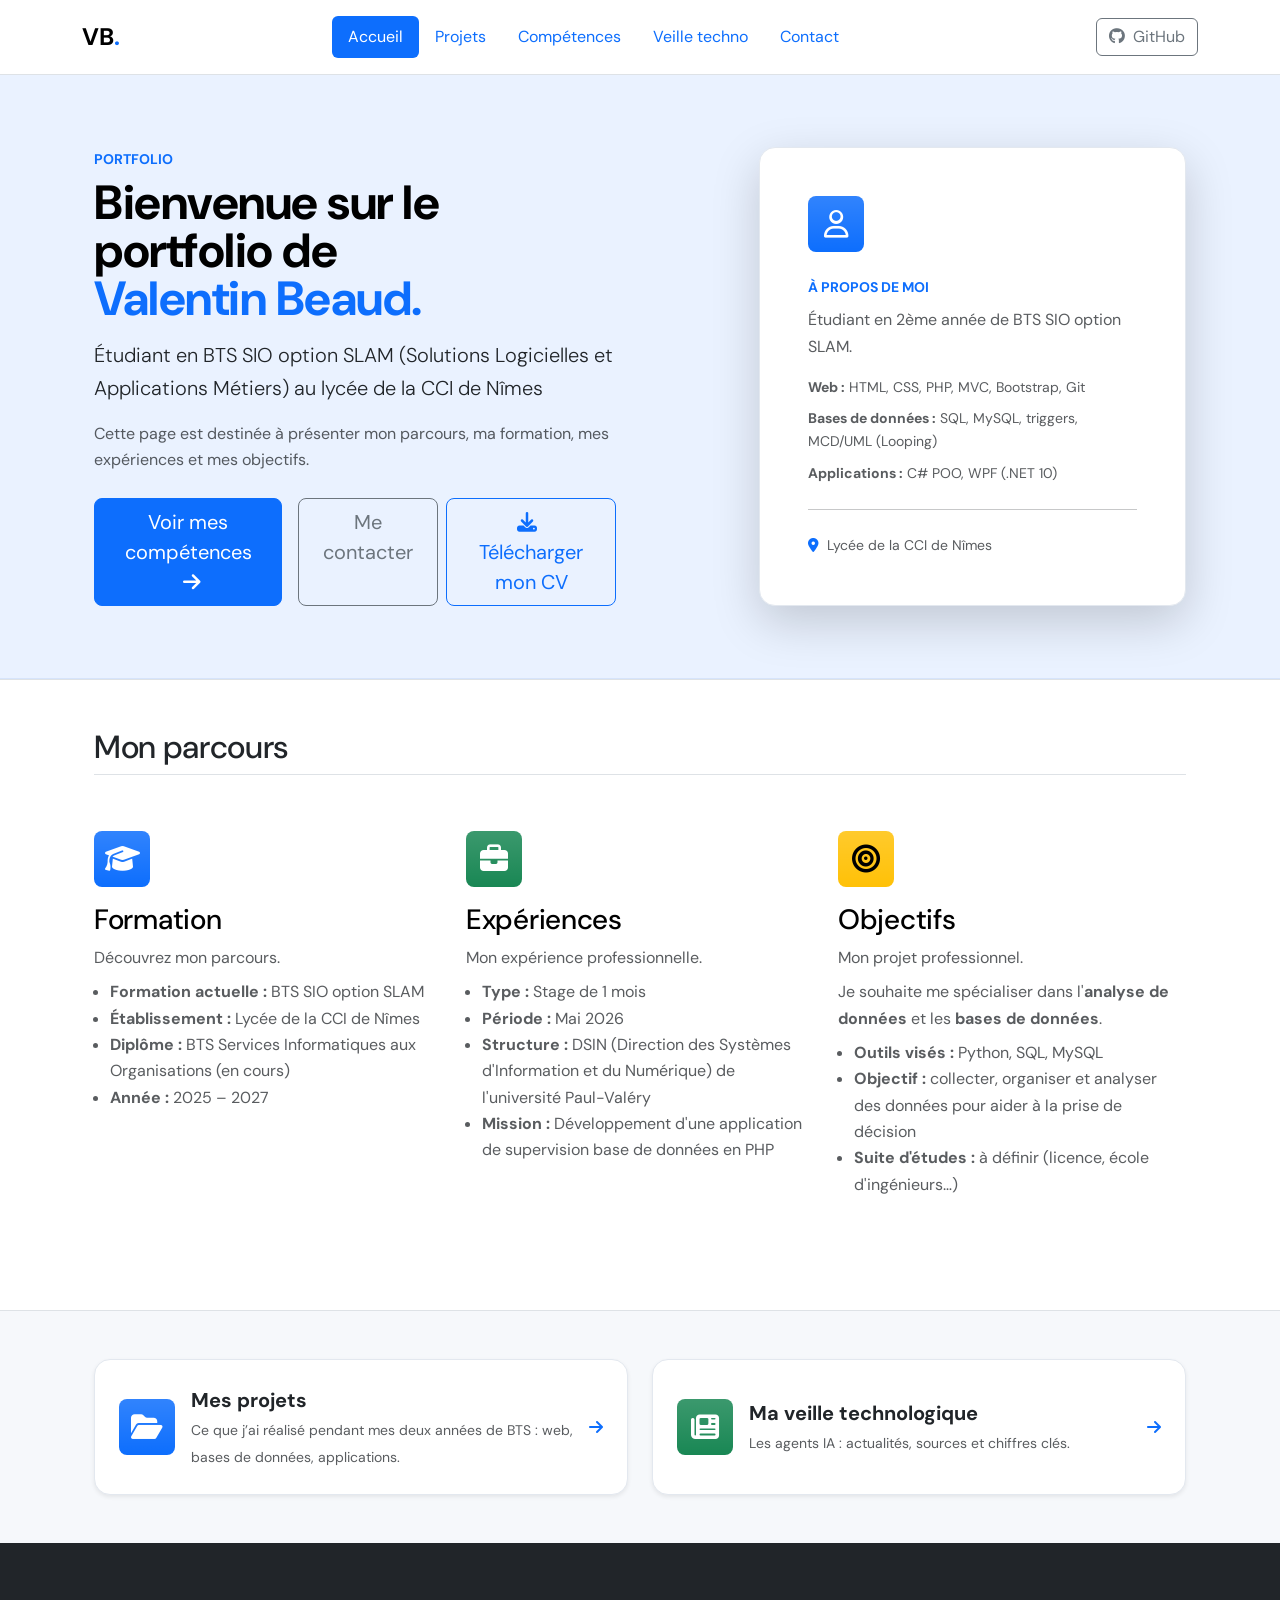
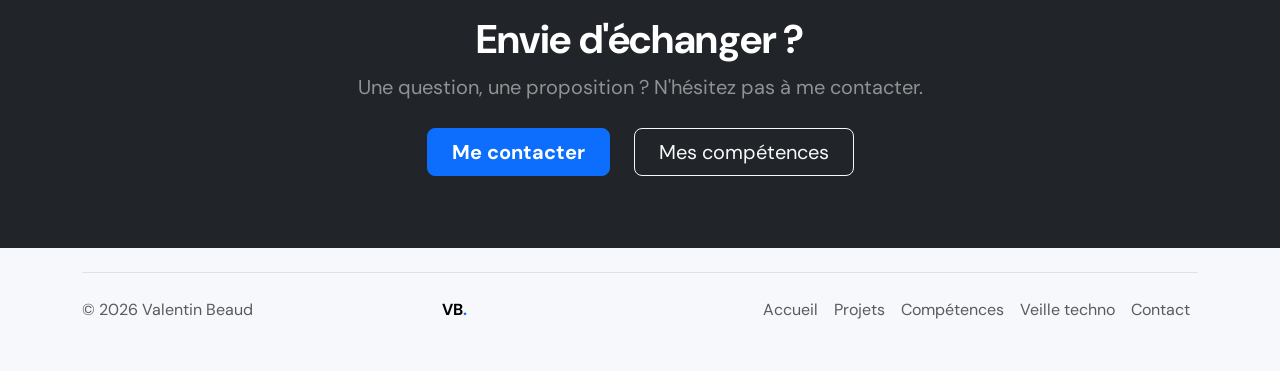
<file: index.html>
<!doctype html>
<html lang="fr" data-bs-theme="light">

<head>
  <meta charset="utf-8">
  <meta name="viewport" content="width=device-width, initial-scale=1">
  <title>Accueil | Valentin Beaud</title>
  <link href="https://cdn.jsdelivr.net/npm/bootstrap@5.3.3/dist/css/bootstrap.min.css" rel="stylesheet">
  <link href="https://cdnjs.cloudflare.com/ajax/libs/font-awesome/6.7.2/css/all.min.css" rel="stylesheet">
  <link href="css/style.css" rel="stylesheet">
</head>

<body class="d-flex flex-column min-vh-100 bg-body-tertiary">

  <!-- En-tête (modèle « Headers » de Bootstrap) -->
  <header class="bg-body border-bottom sticky-top">
    <div class="container d-flex flex-wrap align-items-center justify-content-center justify-content-lg-between py-3">
      <a href="index.html" class="d-flex align-items-center col-lg-2 mb-2 mb-lg-0 link-body-emphasis text-decoration-none fs-4 fw-bold">VB<span class="text-primary">.</span></a>
      <ul class="nav nav-pills col-12 col-lg-auto mb-2 justify-content-center mb-lg-0"><li class="nav-item"><a href="index.html" class="nav-link active" aria-current="page">Accueil</a></li><li class="nav-item"><a href="projets.html" class="nav-link">Projets</a></li><li class="nav-item"><a href="competences.html" class="nav-link">Compétences</a></li><li class="nav-item"><a href="veille.html" class="nav-link">Veille techno</a></li><li class="nav-item"><a href="contact.html" class="nav-link">Contact</a></li></ul>
      <div class="col-lg-3 d-flex justify-content-center justify-content-lg-end gap-2">
        <a class="btn btn-outline-secondary" href="https://github.com/vbeaud30" target="_blank" rel="noopener noreferrer"><i class="fa-brands fa-github me-2"></i>GitHub</a>
      </div>
    </div>
  </header>

  <main class="flex-grow-1">

    <!-- Hero (modèle « Heroes », version alignée à gauche) -->
    <section class="hero-band">
      <div class="container px-4 py-5">
      <div class="row align-items-center g-5 py-lg-4">
        <div class="col-lg-6">
          <p class="text-primary fw-bold small mb-2">PORTFOLIO</p>
          <h1 class="display-5 fw-bold text-body-emphasis lh-1 mb-3">Bienvenue sur le portfolio de <br><span class="text-primary">Valentin Beaud.</span></h1>
          <p class="lead">Étudiant en BTS SIO option SLAM (Solutions Logicielles et Applications Métiers) au lycée de la CCI de Nîmes</p>
          <p class="text-body-secondary">Cette page est destinée à présenter mon parcours, ma formation, mes expériences et mes objectifs.</p>
          <div class="d-grid gap-2 d-md-flex justify-content-md-start mt-4">
            <a class="btn btn-primary btn-lg px-4 me-md-2" href="competences.html">Voir mes compétences <i class="fa-solid fa-arrow-right ms-2"></i></a>
            <a class="btn btn-outline-secondary btn-lg px-4" href="contact.html">Me contacter</a>
            <a class="btn btn-outline-primary btn-lg px-4" href="Documents/CV/CV-Beaud Valentin.pdf" download><i class="fa-solid fa-download me-2"></i>Télécharger mon CV</a>
          </div>
        </div>
        <div class="col-lg-6 col-xl-5 ms-xl-auto">
          <div class="card border-0 shadow-lg rounded-4">
            <div class="card-body p-4 p-md-5">
              <div class="icon-box d-flex align-items-center justify-content-center rounded-3 bg-gradient text-bg-primary fs-3 mb-4">
                <i class="fa-regular fa-user"></i>
              </div>
              <p class="text-primary small fw-bold mb-2">À PROPOS DE MOI</p>
              <p class="text-body-secondary mb-3">Étudiant en 2ème année de BTS SIO option SLAM.</p>
              <ul class="text-body-secondary small mb-0 list-unstyled">
                <li class="mb-2"><strong>Web :</strong> HTML, CSS, PHP, MVC, Bootstrap, Git</li>
                <li class="mb-2"><strong>Bases de données :</strong> SQL, MySQL, triggers, MCD/UML (Looping)</li>
                <li><strong>Applications :</strong> C# POO, WPF (.NET 10)</li>
              </ul>
              <hr class="my-4">
              <p class="small text-body-secondary mb-0"><i class="fa-solid fa-location-dot text-primary me-2"></i>Lycée de la CCI de Nîmes</p>
            </div>
          </div>
        </div>
      </div>
      </div>
    </section>

    <!-- Colonnes avec icônes (modèle « Features ») -->
    <section class="bg-body border-top border-bottom">
      <div class="container px-4 py-5">
        <h2 class="pb-2 border-bottom">Mon parcours</h2>
        <div class="row g-4 py-5 row-cols-1 row-cols-lg-3">
        <div class="col">
          <div class="icon-box flex-shrink-0 d-inline-flex align-items-center justify-content-center rounded-3 bg-gradient fs-3 text-bg-primary mb-3"><i class="fa-solid fa-graduation-cap"></i></div>
          <h3 class="fs-3 text-body-emphasis">Formation</h3>
          <p class="text-body-secondary mb-2">Découvrez mon parcours.</p>
          <ul class="text-body-secondary ps-3">
            <li><strong>Formation actuelle :</strong> BTS SIO option SLAM</li>
            <li><strong>Établissement :</strong> Lycée de la CCI de Nîmes</li>
            <li><strong>Diplôme :</strong> BTS Services Informatiques aux Organisations (en cours)</li>
            <li><strong>Année :</strong> 2025 – 2027</li>
          </ul>
        </div>
        <div class="col">
          <div class="icon-box flex-shrink-0 d-inline-flex align-items-center justify-content-center rounded-3 bg-gradient fs-3 text-bg-success mb-3"><i class="fa-solid fa-briefcase"></i></div>
          <h3 class="fs-3 text-body-emphasis">Expériences</h3>
          <p class="text-body-secondary mb-2">Mon expérience professionnelle.</p>
          <ul class="text-body-secondary ps-3">
            <li><strong>Type :</strong> Stage de 1 mois</li>
            <li><strong>Période :</strong> Mai 2026</li>
            <li><strong>Structure :</strong> DSIN (Direction des Systèmes d'Information et du Numérique) de l'université Paul-Valéry</li>
            <li><strong>Mission :</strong> Développement d'une application de supervision base de données en PHP</li>
          </ul>
        </div>
        <div class="col">
          <div class="icon-box flex-shrink-0 d-inline-flex align-items-center justify-content-center rounded-3 bg-gradient fs-3 text-bg-warning mb-3"><i class="fa-solid fa-bullseye"></i></div>
          <h3 class="fs-3 text-body-emphasis">Objectifs</h3>
          <p class="text-body-secondary mb-2">Mon projet professionnel.</p>
          <p class="text-body-secondary mb-2">Je souhaite me spécialiser dans l'<strong>analyse de données</strong> et les <strong>bases de données</strong>.</p>
          <ul class="text-body-secondary ps-3">
            <li><strong>Outils visés :</strong> Python, SQL, MySQL</li>
            <li><strong>Objectif :</strong> collecter, organiser et analyser des données pour aider à la prise de décision</li>
            <li><strong>Suite d'études :</strong> à définir (licence, école d'ingénieurs…)</li>
          </ul>
        </div>
        </div>
      </div>
    </section>

    <!-- Découvrir : projets et veille -->
    <section class="container px-4 py-5">
      <div class="row row-cols-1 row-cols-md-2 g-4">
        <div class="col">
          <a href="projets.html" class="card hover-lift h-100 border-0 shadow-sm rounded-4 text-body text-decoration-none">
            <div class="card-body p-4 d-flex align-items-center gap-3">
              <span class="icon-box flex-shrink-0 d-inline-flex align-items-center justify-content-center rounded-3 bg-gradient fs-3 text-bg-primary"><i class="fa-solid fa-folder-open"></i></span>
              <span><strong class="d-block fs-5">Mes projets</strong><small class="text-body-secondary">Ce que j’ai réalisé pendant mes deux années de BTS : web, bases de données, applications.</small></span>
              <i class="fa-solid fa-arrow-right ms-auto text-primary"></i>
            </div>
          </a>
        </div>
        <div class="col">
          <a href="veille.html" class="card hover-lift h-100 border-0 shadow-sm rounded-4 text-body text-decoration-none">
            <div class="card-body p-4 d-flex align-items-center gap-3">
              <span class="icon-box flex-shrink-0 d-inline-flex align-items-center justify-content-center rounded-3 bg-gradient fs-3 text-bg-success"><i class="fa-solid fa-newspaper"></i></span>
              <span><strong class="d-block fs-5">Ma veille technologique</strong><small class="text-body-secondary">Les agents IA : actualités, sources et chiffres clés.</small></span>
              <i class="fa-solid fa-arrow-right ms-auto text-primary"></i>
            </div>
          </a>
        </div>
      </div>
    </section>

    <!-- Bandeau sombre (modèle « Heroes », version sombre) -->
    <section class="bg-dark text-white-50 px-4 py-5 text-center">
      <div class="py-4">
        <h2 class="display-6 fw-bold text-white">Envie d'échanger ?</h2>
        <div class="col-lg-6 mx-auto">
          <p class="fs-5 mb-4">Une question, une proposition ? N'hésitez pas à me contacter.</p>
          <div class="d-grid gap-2 d-sm-flex justify-content-sm-center">
            <a class="btn btn-primary btn-lg px-4 me-sm-3 fw-bold" href="contact.html">Me contacter</a>
            <a class="btn btn-outline-light btn-lg px-4" href="competences.html">Mes compétences</a>
          </div>
        </div>
      </div>
    </section>

  </main>

  <!-- Pied de page (modèle « Footers » de Bootstrap) -->
  <div class="container">
    <footer class="d-flex flex-wrap justify-content-between align-items-center py-3 my-4 border-top">
      <p class="col-md-3 mb-0 text-body-secondary">&copy; 2026 Valentin Beaud</p>
      <a href="index.html" class="col-md-2 d-flex align-items-center justify-content-center mb-3 mb-md-0 link-body-emphasis text-decoration-none fw-bold">VB<span class="text-primary">.</span></a>
      <ul class="nav col-md-7 justify-content-md-end"><li class="nav-item"><a href="index.html" class="nav-link px-2 text-body-secondary" aria-current="page">Accueil</a></li><li class="nav-item"><a href="projets.html" class="nav-link px-2 text-body-secondary">Projets</a></li><li class="nav-item"><a href="competences.html" class="nav-link px-2 text-body-secondary">Compétences</a></li><li class="nav-item"><a href="veille.html" class="nav-link px-2 text-body-secondary">Veille techno</a></li><li class="nav-item"><a href="contact.html" class="nav-link px-2 text-body-secondary">Contact</a></li></ul>
    </footer>
  </div>
</body>

</html>
</file>
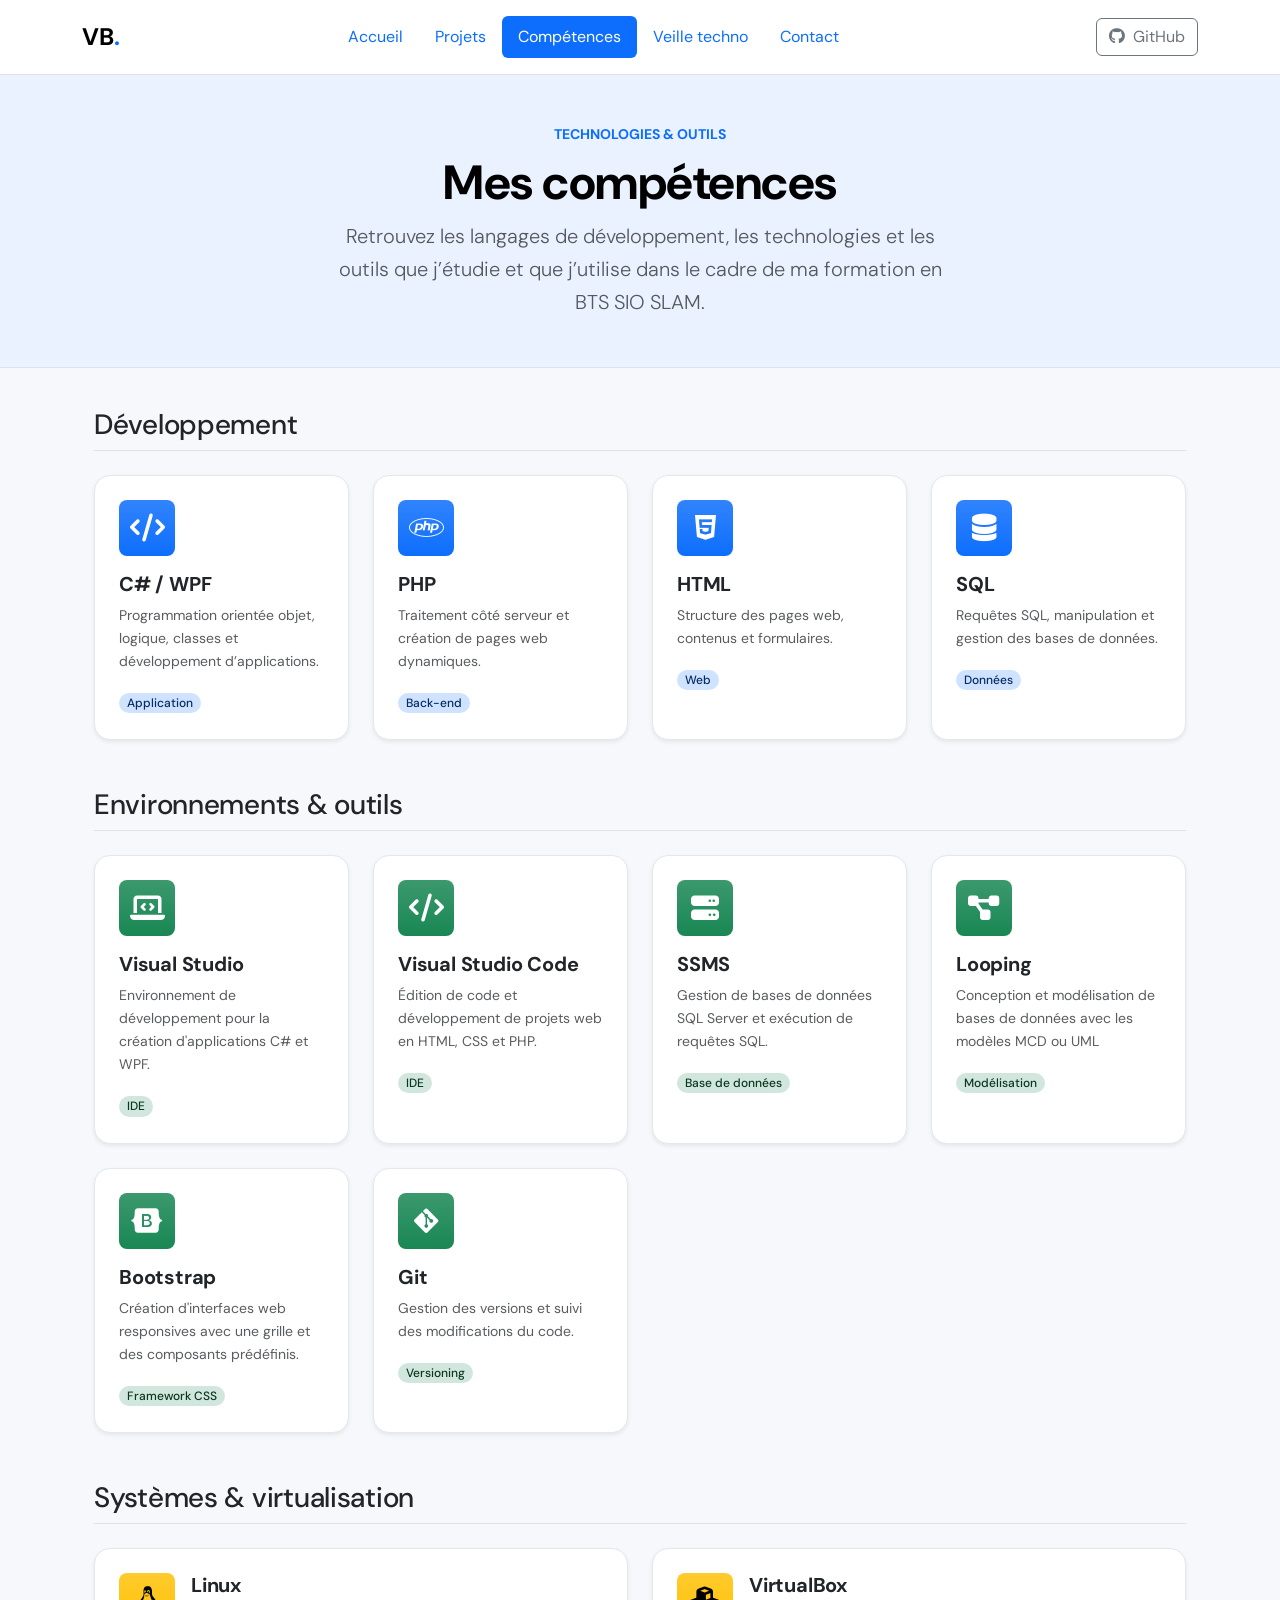
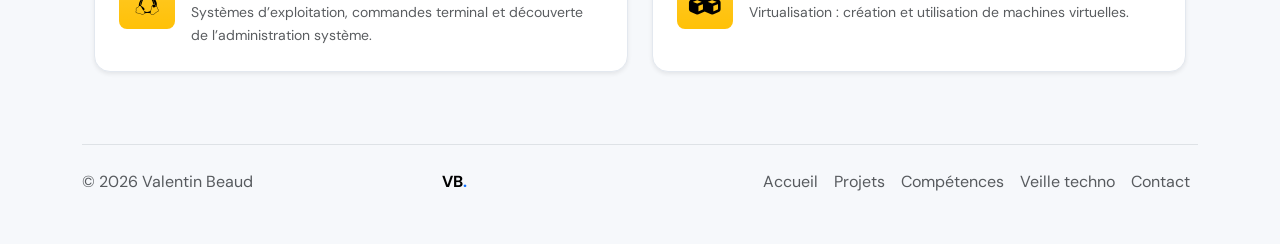
<file: competences.html>
<!doctype html>
<html lang="fr" data-bs-theme="light">

<head>
  <meta charset="utf-8">
  <meta name="viewport" content="width=device-width, initial-scale=1">
  <title>Compétences | Valentin Beaud</title>
  <link href="https://cdn.jsdelivr.net/npm/bootstrap@5.3.3/dist/css/bootstrap.min.css" rel="stylesheet">
  <link href="https://cdnjs.cloudflare.com/ajax/libs/font-awesome/6.7.2/css/all.min.css" rel="stylesheet">
  <link href="css/style.css" rel="stylesheet">
</head>

<body class="d-flex flex-column min-vh-100 bg-body-tertiary">

  <!-- En-tête (modèle « Headers » de Bootstrap) -->
  <header class="bg-body border-bottom sticky-top">
    <div class="container d-flex flex-wrap align-items-center justify-content-center justify-content-lg-between py-3">
      <a href="index.html" class="d-flex align-items-center col-lg-2 mb-2 mb-lg-0 link-body-emphasis text-decoration-none fs-4 fw-bold">VB<span class="text-primary">.</span></a>
      <ul class="nav nav-pills col-12 col-lg-auto mb-2 justify-content-center mb-lg-0"><li class="nav-item"><a href="index.html" class="nav-link">Accueil</a></li><li class="nav-item"><a href="projets.html" class="nav-link">Projets</a></li><li class="nav-item"><a href="competences.html" class="nav-link active" aria-current="page">Compétences</a></li><li class="nav-item"><a href="veille.html" class="nav-link">Veille techno</a></li><li class="nav-item"><a href="contact.html" class="nav-link">Contact</a></li></ul>
      <div class="col-lg-3 d-flex justify-content-center justify-content-lg-end gap-2">
        <a class="btn btn-outline-secondary" href="https://github.com/vbeaud30" target="_blank" rel="noopener noreferrer"><i class="fa-brands fa-github me-2"></i>GitHub</a>
      </div>
    </div>
  </header>

  <section class="px-4 py-5 my-md-4 text-center">
    <p class="text-primary fw-bold small mb-2">TECHNOLOGIES & OUTILS</p>
    <h1 class="display-5 fw-bold text-body-emphasis">Mes compétences</h1>
    <div class="col-lg-6 mx-auto">
      <p class="lead text-body-secondary mb-0">Retrouvez les langages de développement, les technologies et les outils que j’étudie et que j’utilise dans le cadre de ma formation en BTS SIO SLAM.</p>
    </div>
  </section>

  <main class="container px-4 pb-5 flex-grow-1">

    <h2 class="fs-3 pb-2 border-bottom mb-4">Développement</h2>
    <div class="row row-cols-1 row-cols-sm-2 row-cols-lg-4 g-4 mb-5">
      <div class="col">
        <article class="card hover-lift h-100 border-0 shadow-sm rounded-4">
          <div class="card-body p-4">
            <div class="icon-box flex-shrink-0 d-inline-flex align-items-center justify-content-center rounded-3 bg-gradient fs-3 text-bg-primary mb-3"><i class="fa-solid fa-code"></i></div>
            <h3 class="h5 fw-bold">C# / WPF</h3>
            <p class="small text-body-secondary">Programmation orientée objet, logique, classes et développement d’applications.</p>
            <span class="badge rounded-pill bg-primary-subtle text-primary-emphasis fw-medium">Application</span>
          </div>
        </article>
      </div>
      <div class="col">
        <article class="card hover-lift h-100 border-0 shadow-sm rounded-4">
          <div class="card-body p-4">
            <div class="icon-box flex-shrink-0 d-inline-flex align-items-center justify-content-center rounded-3 bg-gradient fs-3 text-bg-primary mb-3"><i class="fa-brands fa-php"></i></div>
            <h3 class="h5 fw-bold">PHP</h3>
            <p class="small text-body-secondary">Traitement côté serveur et création de pages web dynamiques.</p>
            <span class="badge rounded-pill bg-primary-subtle text-primary-emphasis fw-medium">Back-end</span>
          </div>
        </article>
      </div>
      <div class="col">
        <article class="card hover-lift h-100 border-0 shadow-sm rounded-4">
          <div class="card-body p-4">
            <div class="icon-box flex-shrink-0 d-inline-flex align-items-center justify-content-center rounded-3 bg-gradient fs-3 text-bg-primary mb-3"><i class="fa-brands fa-html5"></i></div>
            <h3 class="h5 fw-bold">HTML</h3>
            <p class="small text-body-secondary">Structure des pages web, contenus et formulaires.</p>
            <span class="badge rounded-pill bg-primary-subtle text-primary-emphasis fw-medium">Web</span>
          </div>
        </article>
      </div>
      <div class="col">
        <article class="card hover-lift h-100 border-0 shadow-sm rounded-4">
          <div class="card-body p-4">
            <div class="icon-box flex-shrink-0 d-inline-flex align-items-center justify-content-center rounded-3 bg-gradient fs-3 text-bg-primary mb-3"><i class="fa-solid fa-database"></i></div>
            <h3 class="h5 fw-bold">SQL</h3>
            <p class="small text-body-secondary">Requêtes SQL, manipulation et gestion des bases de données.</p>
            <span class="badge rounded-pill bg-primary-subtle text-primary-emphasis fw-medium">Données</span>
          </div>
        </article>
      </div>
    </div>

    <h2 class="fs-3 pb-2 border-bottom mb-4">Environnements & outils</h2>
    <div class="row row-cols-1 row-cols-sm-2 row-cols-lg-4 g-4 mb-5">
      <div class="col">
        <article class="card hover-lift h-100 border-0 shadow-sm rounded-4">
          <div class="card-body p-4">
            <div class="icon-box flex-shrink-0 d-inline-flex align-items-center justify-content-center rounded-3 bg-gradient fs-3 text-bg-success mb-3"><i class="fa-solid fa-laptop-code"></i></div>
            <h3 class="h5 fw-bold">Visual Studio</h3>
            <p class="small text-body-secondary">Environnement de développement pour la création d'applications C# et WPF.</p>
            <span class="badge rounded-pill bg-success-subtle text-success-emphasis fw-medium">IDE</span>
          </div>
        </article>
      </div>
      <div class="col">
        <article class="card hover-lift h-100 border-0 shadow-sm rounded-4">
          <div class="card-body p-4">
            <div class="icon-box flex-shrink-0 d-inline-flex align-items-center justify-content-center rounded-3 bg-gradient fs-3 text-bg-success mb-3"><i class="fa-solid fa-code"></i></div>
            <h3 class="h5 fw-bold">Visual Studio Code</h3>
            <p class="small text-body-secondary">Édition de code et développement de projets web en HTML, CSS et PHP.</p>
            <span class="badge rounded-pill bg-success-subtle text-success-emphasis fw-medium">IDE</span>
          </div>
        </article>
      </div>
      <div class="col">
        <article class="card hover-lift h-100 border-0 shadow-sm rounded-4">
          <div class="card-body p-4">
            <div class="icon-box flex-shrink-0 d-inline-flex align-items-center justify-content-center rounded-3 bg-gradient fs-3 text-bg-success mb-3"><i class="fa-solid fa-server"></i></div>
            <h3 class="h5 fw-bold">SSMS</h3>
            <p class="small text-body-secondary">Gestion de bases de données SQL Server et exécution de requêtes SQL.</p>
            <span class="badge rounded-pill bg-success-subtle text-success-emphasis fw-medium">Base de données</span>
          </div>
        </article>
      </div>
      <div class="col">
        <article class="card hover-lift h-100 border-0 shadow-sm rounded-4">
          <div class="card-body p-4">
            <div class="icon-box flex-shrink-0 d-inline-flex align-items-center justify-content-center rounded-3 bg-gradient fs-3 text-bg-success mb-3"><i class="fa-solid fa-diagram-project"></i></div>
            <h3 class="h5 fw-bold">Looping</h3>
            <p class="small text-body-secondary">Conception et modélisation de bases de données avec les modèles MCD ou UML</p>
            <span class="badge rounded-pill bg-success-subtle text-success-emphasis fw-medium">Modélisation</span>
          </div>
        </article>
      </div>
      <div class="col">
        <article class="card hover-lift h-100 border-0 shadow-sm rounded-4">
          <div class="card-body p-4">
            <div class="icon-box flex-shrink-0 d-inline-flex align-items-center justify-content-center rounded-3 bg-gradient fs-3 text-bg-success mb-3"><i class="fa-brands fa-bootstrap"></i></div>
            <h3 class="h5 fw-bold">Bootstrap</h3>
            <p class="small text-body-secondary">Création d'interfaces web responsives avec une grille et des composants prédéfinis.</p>
            <span class="badge rounded-pill bg-success-subtle text-success-emphasis fw-medium">Framework CSS</span>
          </div>
        </article>
      </div>
      <div class="col">
        <article class="card hover-lift h-100 border-0 shadow-sm rounded-4">
          <div class="card-body p-4">
            <div class="icon-box flex-shrink-0 d-inline-flex align-items-center justify-content-center rounded-3 bg-gradient fs-3 text-bg-success mb-3"><i class="fa-brands fa-git-alt"></i></div>
            <h3 class="h5 fw-bold">Git</h3>
            <p class="small text-body-secondary">Gestion des versions et suivi des modifications du code.</p>
            <span class="badge rounded-pill bg-success-subtle text-success-emphasis fw-medium">Versioning</span>
          </div>
        </article>
      </div>
    </div>

    <h2 class="fs-3 pb-2 border-bottom mb-4">Systèmes & virtualisation</h2>
    <div class="row row-cols-1 row-cols-md-2 g-4">
      <div class="col">
        <article class="card hover-lift h-100 border-0 shadow-sm rounded-4">
          <div class="card-body p-4 d-flex align-items-start gap-3">
            <div class="icon-box flex-shrink-0 d-inline-flex align-items-center justify-content-center rounded-3 bg-gradient fs-3 text-bg-warning"><i class="fa-brands fa-linux"></i></div>
            <div>
              <h3 class="h5 fw-bold mb-1">Linux</h3>
              <p class="small text-body-secondary mb-0">Systèmes d’exploitation, commandes terminal et découverte de l’administration système.</p>
            </div>
          </div>
        </article>
      </div>
      <div class="col">
        <article class="card hover-lift h-100 border-0 shadow-sm rounded-4">
          <div class="card-body p-4 d-flex align-items-start gap-3">
            <div class="icon-box flex-shrink-0 d-inline-flex align-items-center justify-content-center rounded-3 bg-gradient fs-3 text-bg-warning"><i class="fa-solid fa-cubes"></i></div>
            <div>
              <h3 class="h5 fw-bold mb-1">VirtualBox</h3>
              <p class="small text-body-secondary mb-0">Virtualisation : création et utilisation de machines virtuelles.</p>
            </div>
          </div>
        </article>
      </div>
    </div>

  </main>

  <!-- Pied de page (modèle « Footers » de Bootstrap) -->
  <div class="container">
    <footer class="d-flex flex-wrap justify-content-between align-items-center py-3 my-4 border-top">
      <p class="col-md-3 mb-0 text-body-secondary">&copy; 2026 Valentin Beaud</p>
      <a href="index.html" class="col-md-2 d-flex align-items-center justify-content-center mb-3 mb-md-0 link-body-emphasis text-decoration-none fw-bold">VB<span class="text-primary">.</span></a>
      <ul class="nav col-md-7 justify-content-md-end"><li class="nav-item"><a href="index.html" class="nav-link px-2 text-body-secondary">Accueil</a></li><li class="nav-item"><a href="projets.html" class="nav-link px-2 text-body-secondary">Projets</a></li><li class="nav-item"><a href="competences.html" class="nav-link px-2 text-body-secondary" aria-current="page">Compétences</a></li><li class="nav-item"><a href="veille.html" class="nav-link px-2 text-body-secondary">Veille techno</a></li><li class="nav-item"><a href="contact.html" class="nav-link px-2 text-body-secondary">Contact</a></li></ul>
    </footer>
  </div>
</body>

</html>
</file>
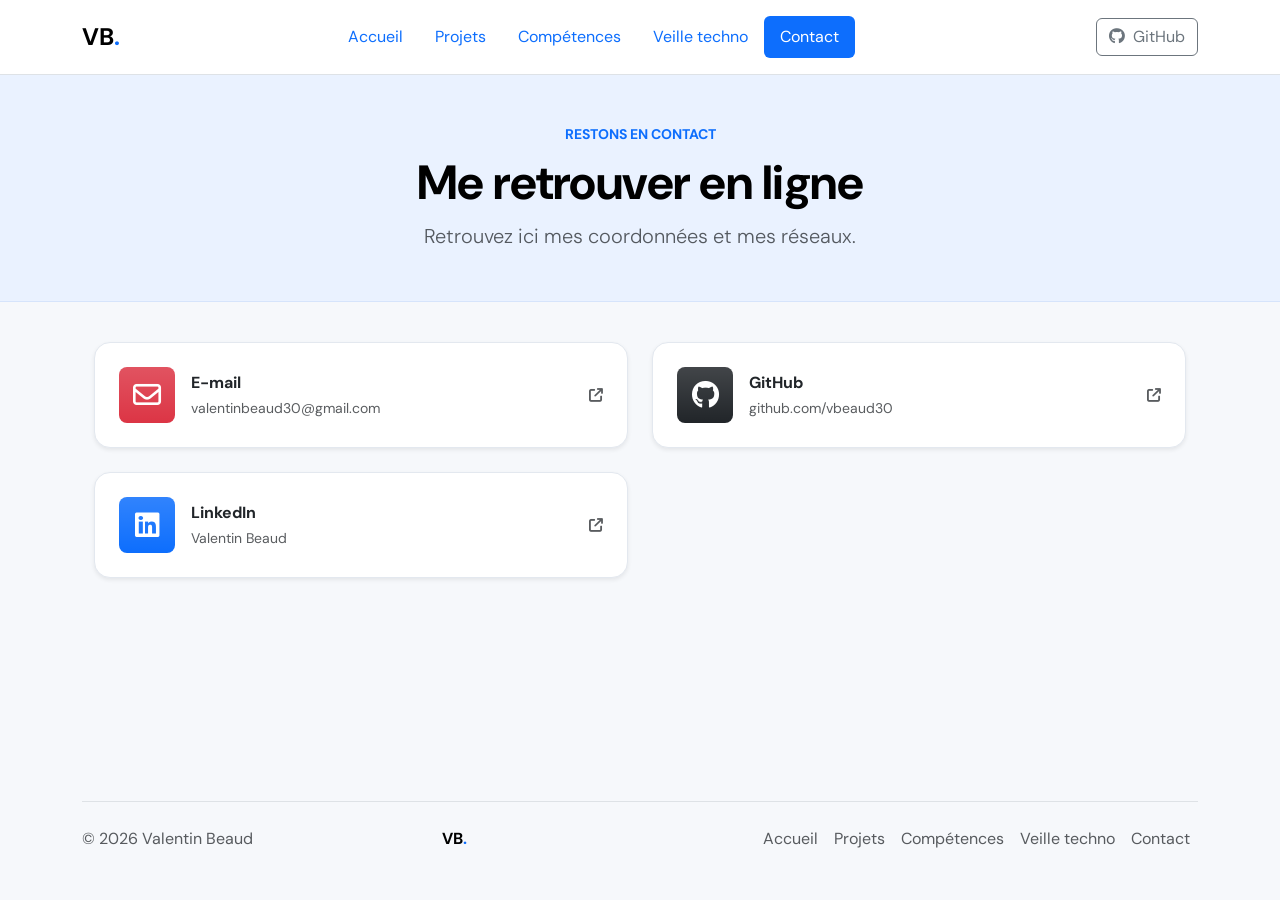
<file: contact.html>
<!doctype html>
<html lang="fr" data-bs-theme="light">

<head>
  <meta charset="utf-8">
  <meta name="viewport" content="width=device-width, initial-scale=1">
  <title>Contact | Valentin Beaud</title>
  <link href="https://cdn.jsdelivr.net/npm/bootstrap@5.3.3/dist/css/bootstrap.min.css" rel="stylesheet">
  <link href="https://cdnjs.cloudflare.com/ajax/libs/font-awesome/6.7.2/css/all.min.css" rel="stylesheet">
  <link href="css/style.css" rel="stylesheet">
</head>

<body class="d-flex flex-column min-vh-100 bg-body-tertiary">

  <!-- En-tête (modèle « Headers » de Bootstrap) -->
  <header class="bg-body border-bottom sticky-top">
    <div class="container d-flex flex-wrap align-items-center justify-content-center justify-content-lg-between py-3">
      <a href="index.html" class="d-flex align-items-center col-lg-2 mb-2 mb-lg-0 link-body-emphasis text-decoration-none fs-4 fw-bold">VB<span class="text-primary">.</span></a>
      <ul class="nav nav-pills col-12 col-lg-auto mb-2 justify-content-center mb-lg-0"><li class="nav-item"><a href="index.html" class="nav-link">Accueil</a></li><li class="nav-item"><a href="projets.html" class="nav-link">Projets</a></li><li class="nav-item"><a href="competences.html" class="nav-link">Compétences</a></li><li class="nav-item"><a href="veille.html" class="nav-link">Veille techno</a></li><li class="nav-item"><a href="contact.html" class="nav-link active" aria-current="page">Contact</a></li></ul>
      <div class="col-lg-3 d-flex justify-content-center justify-content-lg-end gap-2">
        <a class="btn btn-outline-secondary" href="https://github.com/vbeaud30" target="_blank" rel="noopener noreferrer"><i class="fa-brands fa-github me-2"></i>GitHub</a>
      </div>
    </div>
  </header>

  <section class="px-4 py-5 my-md-4 text-center">
    <p class="text-primary fw-bold small mb-2">RESTONS EN CONTACT</p>
    <h1 class="display-5 fw-bold text-body-emphasis">Me retrouver en ligne</h1>
    <div class="col-lg-6 mx-auto">
      <p class="lead text-body-secondary mb-0">Retrouvez ici mes coordonnées et mes réseaux.</p>
    </div>
  </section>

  <main class="container px-4 pb-5 flex-grow-1">
    <div class="row row-cols-1 row-cols-md-2 g-4">
      <div class="col">
        <a class="card hover-lift border-0 shadow-sm rounded-4 text-body text-decoration-none" href="mailto:valentinbeaud30@gmail.com" target="_blank">
          <div class="card-body p-4 d-flex align-items-center gap-3">
            <span class="icon-box flex-shrink-0 d-inline-flex align-items-center justify-content-center rounded-3 bg-gradient fs-3 text-bg-danger"><i class="fa-regular fa-envelope"></i></span>
            <span>
              <strong class="d-block">E-mail</strong>
              <small class="d-block text-body-secondary text-break">valentinbeaud30@gmail.com</small>
            </span>
            <i class="fa-solid fa-arrow-up-right-from-square ms-auto small text-body-secondary"></i>
          </div>
        </a>
      </div>
      <div class="col">
        <a class="card hover-lift border-0 shadow-sm rounded-4 text-body text-decoration-none" href="https://github.com/vbeaud30" target="_blank" rel="noopener noreferrer">
          <div class="card-body p-4 d-flex align-items-center gap-3">
            <span class="icon-box flex-shrink-0 d-inline-flex align-items-center justify-content-center rounded-3 bg-gradient fs-3 text-bg-dark"><i class="fa-brands fa-github"></i></span>
            <span>
              <strong class="d-block">GitHub</strong>
              <small class="d-block text-body-secondary text-break">github.com/vbeaud30</small>
            </span>
            <i class="fa-solid fa-arrow-up-right-from-square ms-auto small text-body-secondary"></i>
          </div>
        </a>
      </div>
      <div class="col">
        <a class="card hover-lift border-0 shadow-sm rounded-4 text-body text-decoration-none" href="https://www.linkedin.com/in/valentin-beaud-25b727423" target="_blank" rel="noopener noreferrer">
          <div class="card-body p-4 d-flex align-items-center gap-3">
            <span class="icon-box flex-shrink-0 d-inline-flex align-items-center justify-content-center rounded-3 bg-gradient fs-3 text-bg-primary"><i class="fa-brands fa-linkedin"></i></span>
            <span>
              <strong class="d-block">LinkedIn</strong>
              <small class="d-block text-body-secondary text-break">Valentin Beaud</small>
            </span>
            <i class="fa-solid fa-arrow-up-right-from-square ms-auto small text-body-secondary"></i>
          </div>
        </a>
      </div>
    </div>
  </main>

  <!-- Pied de page (modèle « Footers » de Bootstrap) -->
  <div class="container">
    <footer class="d-flex flex-wrap justify-content-between align-items-center py-3 my-4 border-top">
      <p class="col-md-3 mb-0 text-body-secondary">&copy; 2026 Valentin Beaud</p>
      <a href="index.html" class="col-md-2 d-flex align-items-center justify-content-center mb-3 mb-md-0 link-body-emphasis text-decoration-none fw-bold">VB<span class="text-primary">.</span></a>
      <ul class="nav col-md-7 justify-content-md-end"><li class="nav-item"><a href="index.html" class="nav-link px-2 text-body-secondary">Accueil</a></li><li class="nav-item"><a href="projets.html" class="nav-link px-2 text-body-secondary">Projets</a></li><li class="nav-item"><a href="competences.html" class="nav-link px-2 text-body-secondary">Compétences</a></li><li class="nav-item"><a href="veille.html" class="nav-link px-2 text-body-secondary">Veille techno</a></li><li class="nav-item"><a href="contact.html" class="nav-link px-2 text-body-secondary" aria-current="page">Contact</a></li></ul>
    </footer>
  </div>
</body>

</html>
</file>
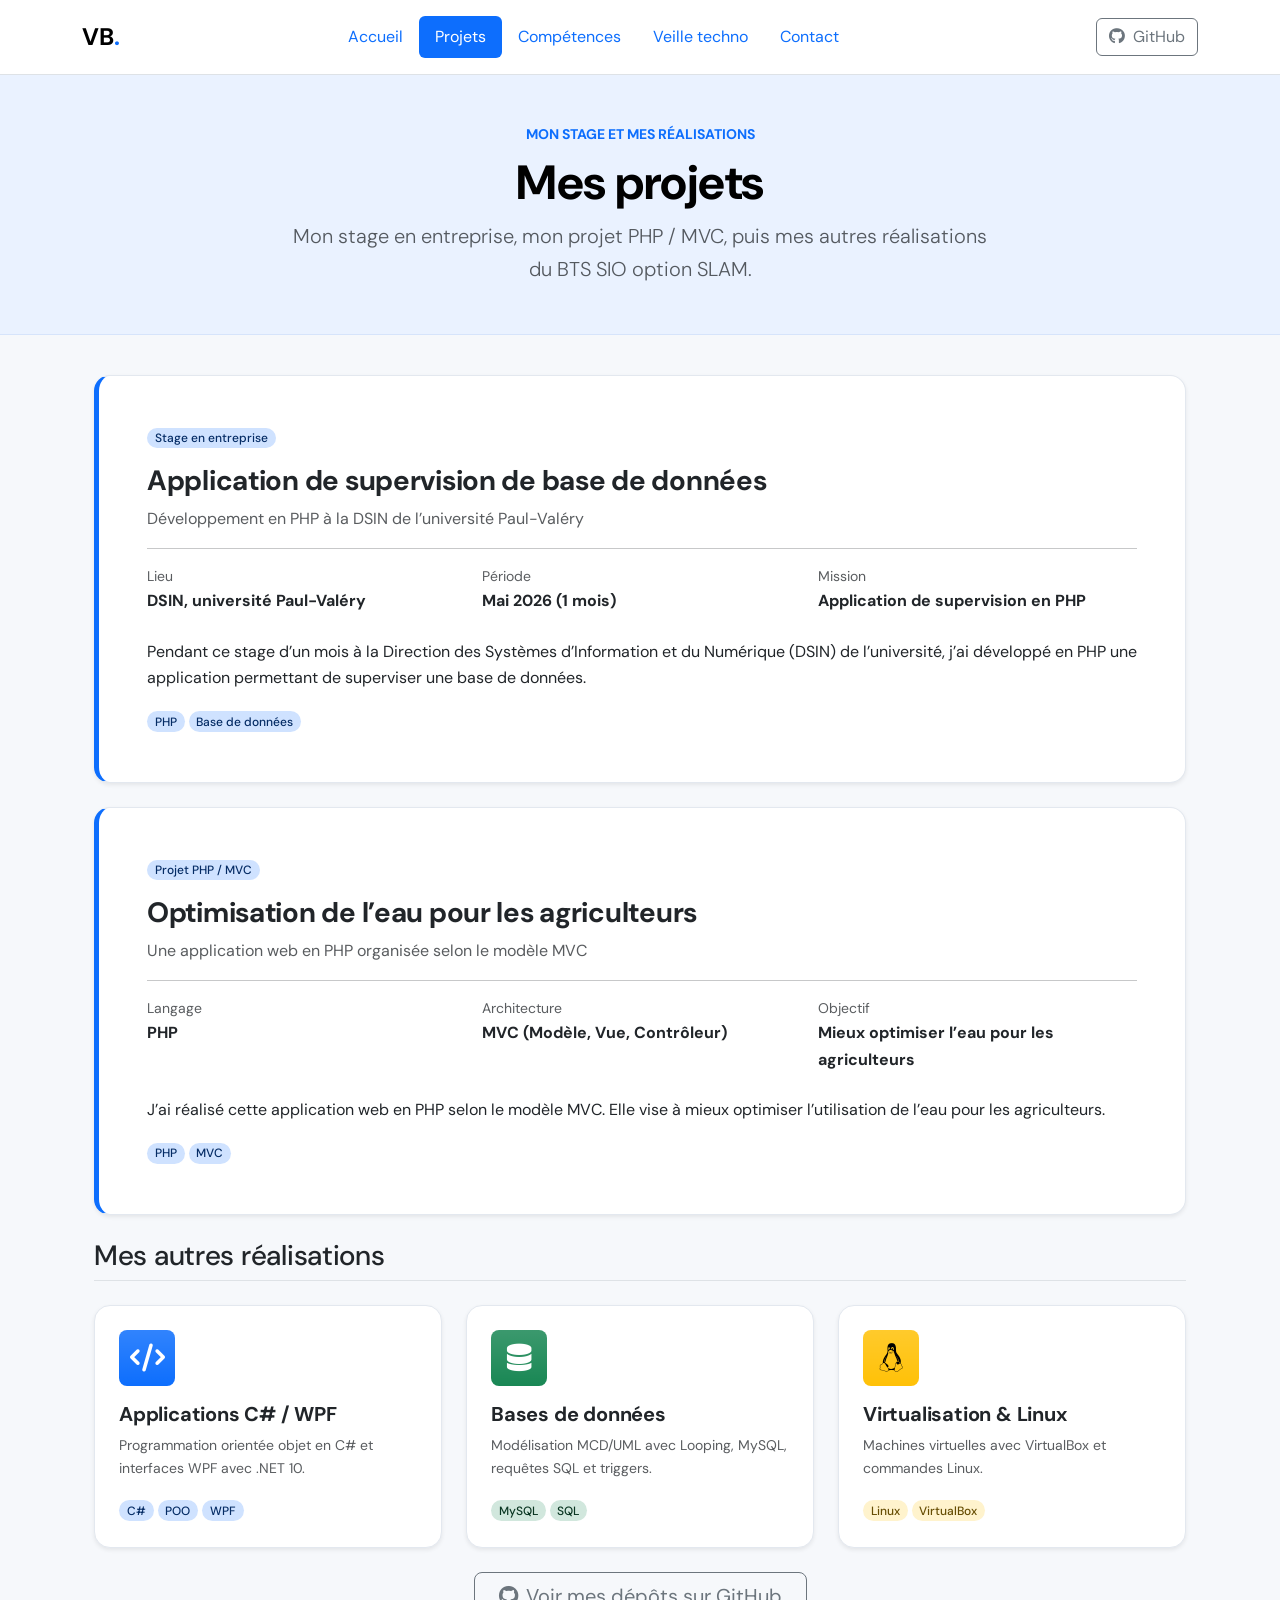
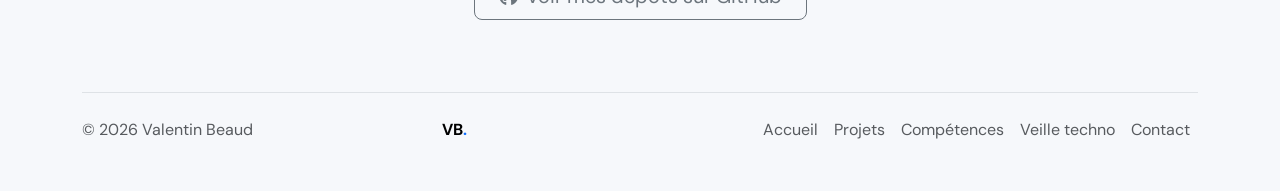
<file: projets.html>
<!doctype html>
<html lang="fr" data-bs-theme="light">

<head>
  <meta charset="utf-8">
  <meta name="viewport" content="width=device-width, initial-scale=1">
  <title>Projets | Valentin Beaud</title>
  <link href="https://cdn.jsdelivr.net/npm/bootstrap@5.3.3/dist/css/bootstrap.min.css" rel="stylesheet">
  <link href="https://cdnjs.cloudflare.com/ajax/libs/font-awesome/6.7.2/css/all.min.css" rel="stylesheet">
  <link href="css/style.css" rel="stylesheet">
</head>

<body class="d-flex flex-column min-vh-100 bg-body-tertiary">

  <header class="bg-body border-bottom sticky-top">
    <div class="container d-flex flex-wrap align-items-center justify-content-center justify-content-lg-between py-3">
      <a href="index.html" class="d-flex align-items-center col-lg-2 mb-2 mb-lg-0 link-body-emphasis text-decoration-none fs-4 fw-bold">VB<span class="text-primary">.</span></a>
      <ul class="nav nav-pills col-12 col-lg-auto mb-2 justify-content-center mb-lg-0"><li class="nav-item"><a href="index.html" class="nav-link">Accueil</a></li><li class="nav-item"><a href="projets.html" class="nav-link active" aria-current="page">Projets</a></li><li class="nav-item"><a href="competences.html" class="nav-link">Compétences</a></li><li class="nav-item"><a href="veille.html" class="nav-link">Veille techno</a></li><li class="nav-item"><a href="contact.html" class="nav-link">Contact</a></li></ul>
      <div class="col-lg-3 d-flex justify-content-center justify-content-lg-end gap-2">
        <a class="btn btn-outline-secondary" href="https://github.com/vbeaud30" target="_blank" rel="noopener noreferrer"><i class="fa-brands fa-github me-2"></i>GitHub</a>
      </div>
    </div>
  </header>
  <section class="px-4 py-5 my-md-4 text-center">
    <p class="text-primary fw-bold small mb-2">MON STAGE ET MES RÉALISATIONS</p>
    <h1 class="display-5 fw-bold text-body-emphasis">Mes projets</h1>
    <div class="col-lg-7 mx-auto">
      <p class="lead text-body-secondary mb-0">Mon stage en entreprise, mon projet PHP / MVC, puis mes autres réalisations du BTS SIO option SLAM.</p>
      
    </div>
  </section>

  <main class="container px-4 pb-5 flex-grow-1">

    <section class="card card-feature border-0 shadow-sm rounded-4 mb-4">
      <div class="card-body p-4 p-lg-5">
        <span class="badge rounded-pill bg-primary-subtle text-primary-emphasis fw-medium mb-3">Stage en entreprise</span>
        <h2 class="h3 fw-bold">Application de supervision de base de données</h2>
        <p class="text-body-secondary">Développement en PHP à la DSIN de l’université Paul-Valéry</p>
        <hr>
        <div class="row row-cols-1 row-cols-md-3 g-3 mb-4"><div class="col"><p class="small text-body-secondary mb-0">Lieu</p><strong>DSIN, université Paul-Valéry</strong></div><div class="col"><p class="small text-body-secondary mb-0">Période</p><strong>Mai 2026 (1 mois)</strong></div><div class="col"><p class="small text-body-secondary mb-0">Mission</p><strong>Application de supervision en PHP</strong></div></div>
        <p>Pendant ce stage d’un mois à la Direction des Systèmes d’Information et du Numérique (DSIN) de l’université, j’ai développé en PHP une application permettant de superviser une base de données.</p>
        <span class="badge rounded-pill bg-primary-subtle text-primary-emphasis fw-medium me-1">PHP</span><span class="badge rounded-pill bg-primary-subtle text-primary-emphasis fw-medium me-1">Base de données</span>
      </div>
    </section>
    <section class="card card-feature border-0 shadow-sm rounded-4 mb-4">
      <div class="card-body p-4 p-lg-5">
        <span class="badge rounded-pill bg-primary-subtle text-primary-emphasis fw-medium mb-3">Projet PHP / MVC</span>
        <h2 class="h3 fw-bold">Optimisation de l’eau pour les agriculteurs</h2>
        <p class="text-body-secondary">Une application web en PHP organisée selon le modèle MVC</p>
        <hr>
        <div class="row row-cols-1 row-cols-md-3 g-3 mb-4"><div class="col"><p class="small text-body-secondary mb-0">Langage</p><strong>PHP</strong></div><div class="col"><p class="small text-body-secondary mb-0">Architecture</p><strong>MVC (Modèle, Vue, Contrôleur)</strong></div><div class="col"><p class="small text-body-secondary mb-0">Objectif</p><strong>Mieux optimiser l’eau pour les agriculteurs</strong></div></div>
        <p>J’ai réalisé cette application web en PHP selon le modèle MVC. Elle vise à mieux optimiser l’utilisation de l’eau pour les agriculteurs.</p>
        <span class="badge rounded-pill bg-primary-subtle text-primary-emphasis fw-medium me-1">PHP</span><span class="badge rounded-pill bg-primary-subtle text-primary-emphasis fw-medium me-1">MVC</span>
    </section>
    <!-- À personnaliser : remplace ces cartes par tes vrais projets -->
    <h2 class="fs-3 pb-2 border-bottom my-4">Mes autres réalisations</h2>
    <div class="row row-cols-1 row-cols-md-3 g-4 mb-4">
      <div class="col">
        <article class="card hover-lift h-100 border-0 shadow-sm rounded-4">
          <div class="card-body p-4">
            <div class="icon-box d-inline-flex align-items-center justify-content-center rounded-3 bg-gradient fs-3 text-bg-primary mb-3"><i class="fa-solid fa-code"></i></div>
            <h3 class="h5 fw-bold">Applications C# / WPF</h3>
            <p class="small text-body-secondary">Programmation orientée objet en C# et interfaces WPF avec .NET 10.</p><span class="badge rounded-pill bg-primary-subtle text-primary-emphasis fw-medium me-1">C#</span><span class="badge rounded-pill bg-primary-subtle text-primary-emphasis fw-medium me-1">POO</span><span class="badge rounded-pill bg-primary-subtle text-primary-emphasis fw-medium me-1">WPF</span>
          </div>
        </article>
      </div>
      <div class="col">
        <article class="card hover-lift h-100 border-0 shadow-sm rounded-4">
          <div class="card-body p-4">
            <div class="icon-box d-inline-flex align-items-center justify-content-center rounded-3 bg-gradient fs-3 text-bg-success mb-3"><i class="fa-solid fa-database"></i></div>
            <h3 class="h5 fw-bold">Bases de données</h3>
            <p class="small text-body-secondary">Modélisation MCD/UML avec Looping, MySQL, requêtes SQL et triggers.</p><span class="badge rounded-pill bg-success-subtle text-success-emphasis fw-medium me-1">MySQL</span><span class="badge rounded-pill bg-success-subtle text-success-emphasis fw-medium me-1">SQL</span>
          </div>
        </article>
      </div>
      <div class="col">
        <article class="card hover-lift h-100 border-0 shadow-sm rounded-4">
          <div class="card-body p-4">
            <div class="icon-box d-inline-flex align-items-center justify-content-center rounded-3 bg-gradient fs-3 text-bg-warning mb-3"><i class="fa-brands fa-linux"></i></div>
            <h3 class="h5 fw-bold">Virtualisation & Linux</h3>
            <p class="small text-body-secondary">Machines virtuelles avec VirtualBox et commandes Linux.</p><span class="badge rounded-pill bg-warning-subtle text-warning-emphasis fw-medium me-1">Linux</span><span class="badge rounded-pill bg-warning-subtle text-warning-emphasis fw-medium me-1">VirtualBox</span>
          </div>
        </article>
      </div>
    </div>
    <div class="text-center">
      <a class="btn btn-outline-secondary btn-lg px-4" href="https://github.com/vbeaud30" target="_blank" rel="noopener noreferrer"><i class="fa-brands fa-github me-2"></i>Voir mes dépôts sur GitHub</a>
    </div>
  </main>

  <!-- Pied de page -->
  <div class="container">
    <footer class="d-flex flex-wrap justify-content-between align-items-center py-3 my-4 border-top">
      <p class="col-md-3 mb-0 text-body-secondary">&copy; 2026 Valentin Beaud</p>
      <a href="index.html" class="col-md-2 d-flex align-items-center justify-content-center mb-3 mb-md-0 link-body-emphasis text-decoration-none fw-bold">VB<span class="text-primary">.</span></a>
      <ul class="nav col-md-7 justify-content-md-end"><li class="nav-item"><a href="index.html" class="nav-link px-2 text-body-secondary">Accueil</a></li><li class="nav-item"><a href="projets.html" class="nav-link px-2 text-body-secondary" aria-current="page">Projets</a></li><li class="nav-item"><a href="competences.html" class="nav-link px-2 text-body-secondary">Compétences</a></li><li class="nav-item"><a href="veille.html" class="nav-link px-2 text-body-secondary">Veille techno</a></li><li class="nav-item"><a href="contact.html" class="nav-link px-2 text-body-secondary">Contact</a></li></ul>
    </footer>
  </div>
</body>

</html>
</file>
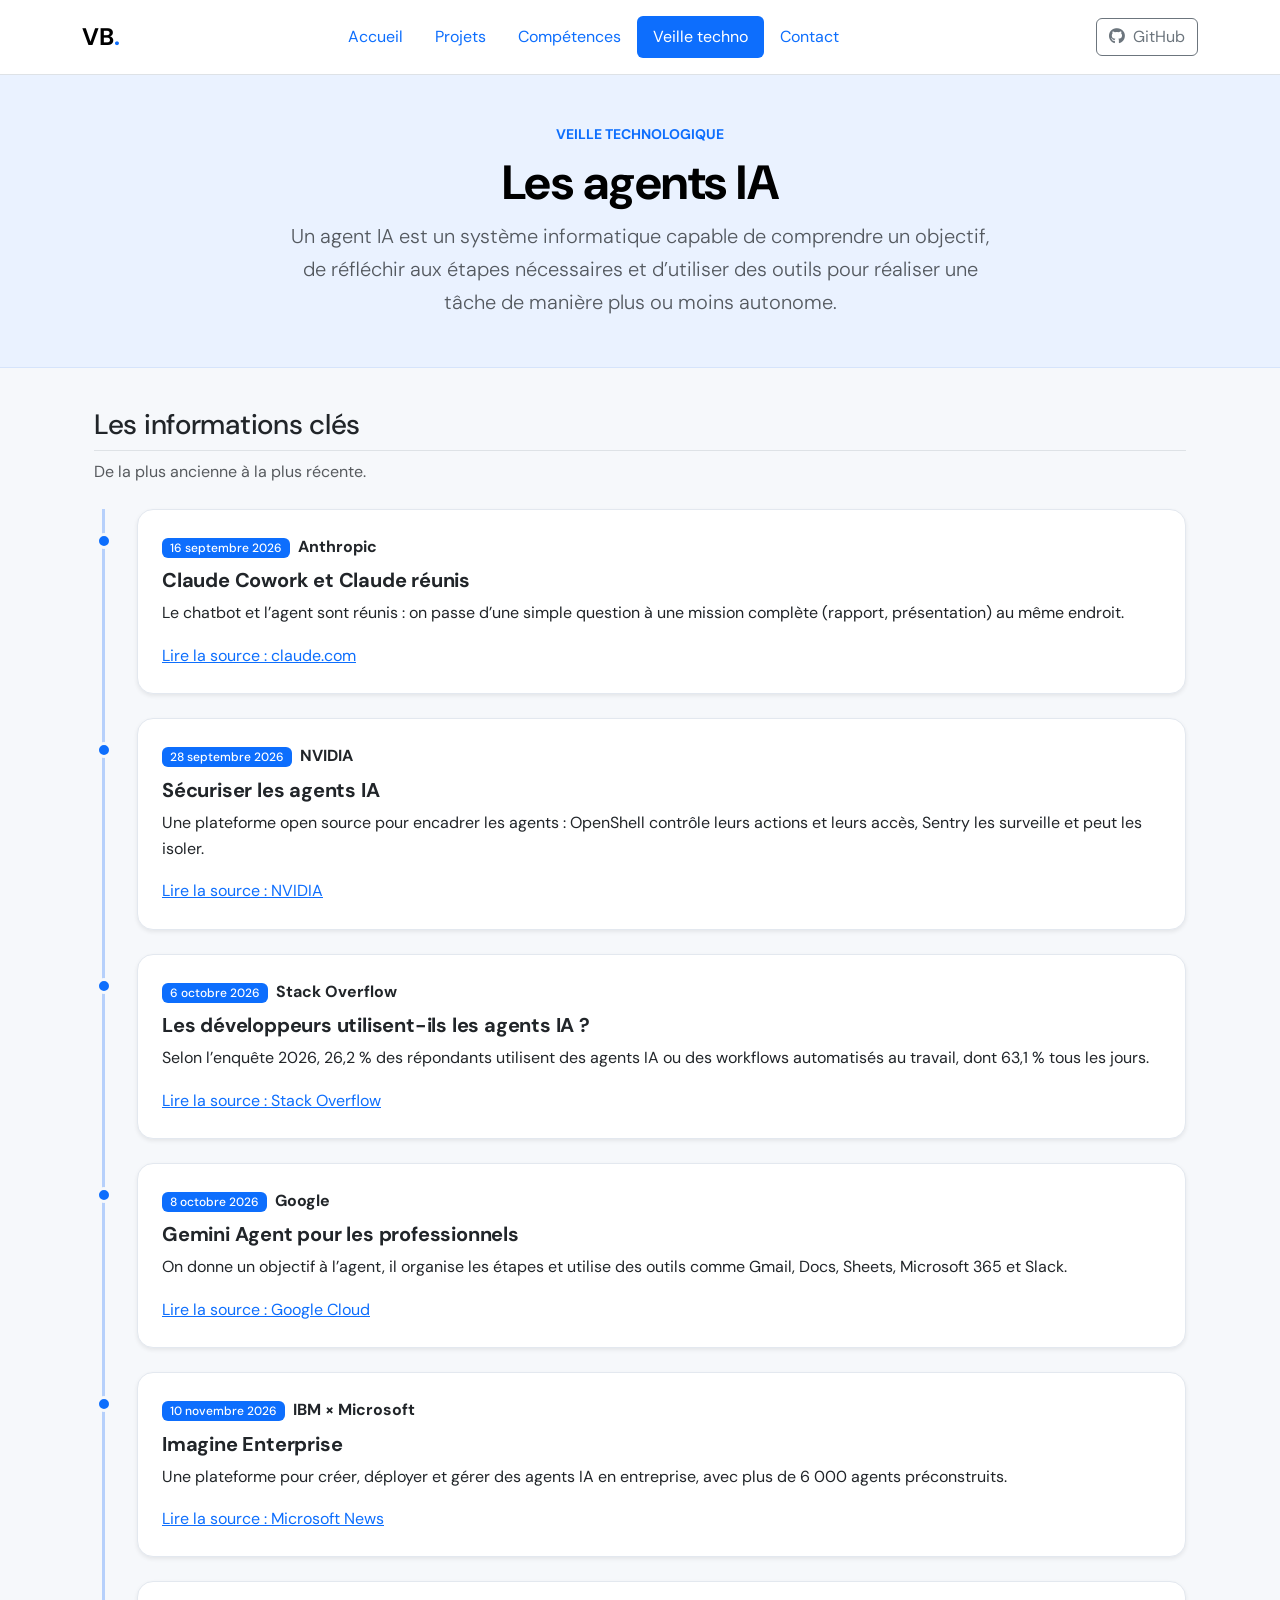
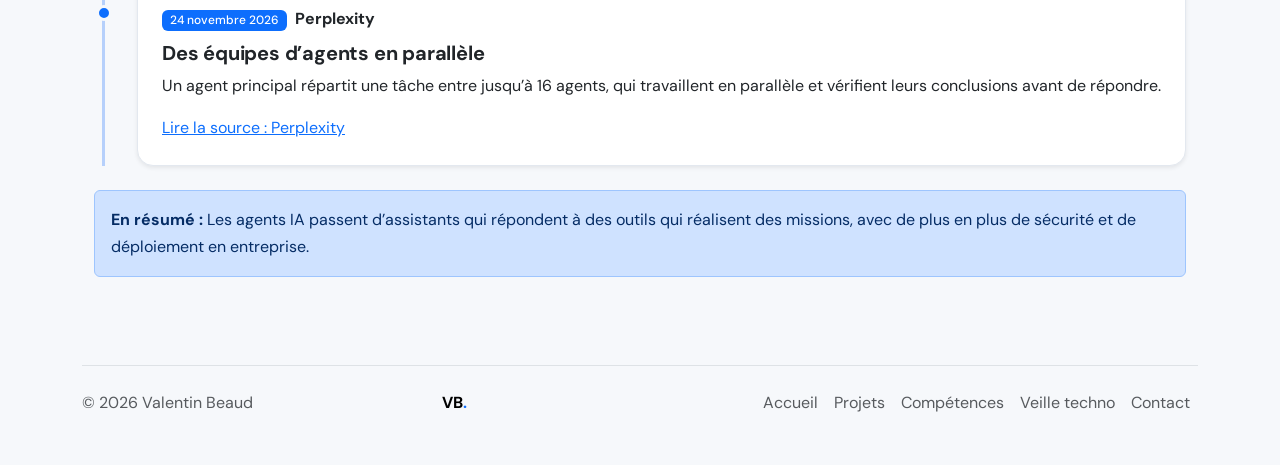
<file: veille.html>
<!doctype html>
<html lang="fr" data-bs-theme="light">

<head>
  <meta charset="utf-8">
  <meta name="viewport" content="width=device-width, initial-scale=1">
  <title>Veille technologique | Valentin Beaud</title>
  <link href="https://cdn.jsdelivr.net/npm/bootstrap@5.3.3/dist/css/bootstrap.min.css" rel="stylesheet">
  <link href="https://cdnjs.cloudflare.com/ajax/libs/font-awesome/6.7.2/css/all.min.css" rel="stylesheet">
  <link href="css/style.css" rel="stylesheet">
</head>

<body class="d-flex flex-column min-vh-100 bg-body-tertiary">

  <header class="bg-body border-bottom sticky-top">
    <div class="container d-flex flex-wrap align-items-center justify-content-center justify-content-lg-between py-3">
      <a href="index.html" class="d-flex align-items-center col-lg-2 mb-2 mb-lg-0 link-body-emphasis text-decoration-none fs-4 fw-bold">VB<span class="text-primary">.</span></a>
      <ul class="nav nav-pills col-12 col-lg-auto mb-2 justify-content-center mb-lg-0"><li class="nav-item"><a href="index.html" class="nav-link">Accueil</a></li><li class="nav-item"><a href="projets.html" class="nav-link">Projets</a></li><li class="nav-item"><a href="competences.html" class="nav-link">Compétences</a></li><li class="nav-item"><a href="veille.html" class="nav-link active" aria-current="page">Veille techno</a></li><li class="nav-item"><a href="contact.html" class="nav-link">Contact</a></li></ul>
      <div class="col-lg-3 d-flex justify-content-center justify-content-lg-end gap-2">
        <a class="btn btn-outline-secondary" href="https://github.com/vbeaud30" target="_blank" rel="noopener noreferrer"><i class="fa-brands fa-github me-2"></i>GitHub</a>
      </div>
    </div>
  </header>
  <section class="px-4 py-5 my-md-4 text-center">
    <p class="text-primary fw-bold small mb-2">VEILLE TECHNOLOGIQUE</p>
    <h1 class="display-5 fw-bold text-body-emphasis">Les agents IA</h1>
    <div class="col-lg-7 mx-auto">
      <p class="lead text-body-secondary mb-0">Un agent IA est un système informatique capable de comprendre un objectif, de réfléchir aux étapes nécessaires et d’utiliser des outils pour réaliser une tâche de manière plus ou moins autonome.</p>
      
    </div>
  </section>

  <main class="container px-4 pb-5 flex-grow-1">
    <h2 class="fs-3 pb-2 border-bottom mb-2">Les informations clés</h2>
    <p class="text-body-secondary mb-4">De la plus ancienne à la plus récente.</p>
    <div class="timeline mb-4">
      <div class="timeline-item">
        <article class="card border-0 shadow-sm rounded-4">
          <div class="card-body p-4">
            <p class="mb-2"><time class="badge text-bg-primary fw-medium" datetime="2026-09-16">16 septembre 2026</time> <strong class="ms-1">Anthropic</strong></p>
            <h3 class="h5 fw-bold">Claude Cowork et Claude réunis</h3>
            <p class="mb-3">Le chatbot et l’agent sont réunis : on passe d’une simple question à une mission complète (rapport, présentation) au même endroit.</p>
            <a href="https://claude.com/fr/resources/articles/cowork-is-now-claude" target="_blank" rel="noopener noreferrer">Lire la source : claude.com</a>
          </div>
        </article>
      </div>
      <div class="timeline-item">
        <article class="card border-0 shadow-sm rounded-4">
          <div class="card-body p-4">
            <p class="mb-2"><time class="badge text-bg-primary fw-medium" datetime="2026-09-28">28 septembre 2026</time> <strong class="ms-1">NVIDIA</strong></p>
            <h3 class="h5 fw-bold">Sécuriser les agents IA</h3>
            <p class="mb-3">Une plateforme open source pour encadrer les agents : OpenShell contrôle leurs actions et leurs accès, Sentry les surveille et peut les isoler.</p>
            <a href="https://investor.nvidia.com/news/press-release-details/2026/NVIDIA-Launches-Open-Agent-Safety-Platform-to-Secure-Agents-From-Testing-to-Deployment/" target="_blank" rel="noopener noreferrer">Lire la source : NVIDIA</a>
          </div>
        </article>
      </div>
      <div class="timeline-item">
        <article class="card border-0 shadow-sm rounded-4">
          <div class="card-body p-4">
            <p class="mb-2"><time class="badge text-bg-primary fw-medium" datetime="2026-10-06">6 octobre 2026</time> <strong class="ms-1">Stack Overflow</strong></p>
            <h3 class="h5 fw-bold">Les développeurs utilisent-ils les agents IA ?</h3>
            <p class="mb-3">Selon l’enquête 2026, 26,2 % des répondants utilisent des agents IA ou des workflows automatisés au travail, dont 63,1 % tous les jours.</p>
            <a href="https://survey.stackoverflow.co/2026/ai/data" target="_blank" rel="noopener noreferrer">Lire la source : Stack Overflow</a>
          </div>
        </article>
      </div>
      <div class="timeline-item">
        <article class="card border-0 shadow-sm rounded-4">
          <div class="card-body p-4">
            <p class="mb-2"><time class="badge text-bg-primary fw-medium" datetime="2026-10-08">8 octobre 2026</time> <strong class="ms-1">Google</strong></p>
            <h3 class="h5 fw-bold">Gemini Agent pour les professionnels</h3>
            <p class="mb-3">On donne un objectif à l’agent, il organise les étapes et utilise des outils comme Gmail, Docs, Sheets, Microsoft 365 et Slack.</p>
            <a href="https://cloud.google.com/blog/products/ai-machine-learning/welcome-to-gemini-at-work-2026?linkId=64110052&amp;hl=en" target="_blank" rel="noopener noreferrer">Lire la source : Google Cloud</a>
          </div>
        </article>
      </div>
      <div class="timeline-item">
        <article class="card border-0 shadow-sm rounded-4">
          <div class="card-body p-4">
            <p class="mb-2"><time class="badge text-bg-primary fw-medium" datetime="2026-11-10">10 novembre 2026</time> <strong class="ms-1">IBM × Microsoft</strong></p>
            <h3 class="h5 fw-bold">Imagine Enterprise</h3>
            <p class="mb-3">Une plateforme pour créer, déployer et gérer des agents IA en entreprise, avec plus de 6 000 agents préconstruits.</p>
            <a href="https://news.microsoft.com/source/2026/11/10/ibm-and-microsoft-announce-a-new-ai-agent-platform-designed-for-industry-specific-transformation/" target="_blank" rel="noopener noreferrer">Lire la source : Microsoft News</a>
          </div>
        </article>
      </div>
      <div class="timeline-item">
        <article class="card border-0 shadow-sm rounded-4">
          <div class="card-body p-4">
            <p class="mb-2"><time class="badge text-bg-primary fw-medium" datetime="2026-11-24">24 novembre 2026</time> <strong class="ms-1">Perplexity</strong></p>
            <h3 class="h5 fw-bold">Des équipes d’agents en parallèle</h3>
            <p class="mb-3">Un agent principal répartit une tâche entre jusqu’à 16 agents, qui travaillent en parallèle et vérifient leurs conclusions avant de répondre.</p>
            <a href="https://www.perplexity.ai/changelog/multiagent-teammates-on-mobile-and-chrome-extension" target="_blank" rel="noopener noreferrer">Lire la source : Perplexity</a>
          </div>
        </article>
      </div>
    </div>
    <div class="alert alert-primary" role="alert">
      <strong>En résumé :</strong> Les agents IA passent d’assistants qui répondent à des outils qui réalisent des missions, avec de plus en plus de sécurité et de déploiement en entreprise.
    </div>
  </main>

  <!-- Pied de page -->
  <div class="container">
    <footer class="d-flex flex-wrap justify-content-between align-items-center py-3 my-4 border-top">
      <p class="col-md-3 mb-0 text-body-secondary">&copy; 2026 Valentin Beaud</p>
      <a href="index.html" class="col-md-2 d-flex align-items-center justify-content-center mb-3 mb-md-0 link-body-emphasis text-decoration-none fw-bold">VB<span class="text-primary">.</span></a>
      <ul class="nav col-md-7 justify-content-md-end"><li class="nav-item"><a href="index.html" class="nav-link px-2 text-body-secondary">Accueil</a></li><li class="nav-item"><a href="projets.html" class="nav-link px-2 text-body-secondary">Projets</a></li><li class="nav-item"><a href="competences.html" class="nav-link px-2 text-body-secondary">Compétences</a></li><li class="nav-item"><a href="veille.html" class="nav-link px-2 text-body-secondary" aria-current="page">Veille techno</a></li><li class="nav-item"><a href="contact.html" class="nav-link px-2 text-body-secondary">Contact</a></li></ul>
    </footer>
  </div>
</body>

</html>
</file>
<file: css/style.css>
@import url('https://fonts.googleapis.com/css2?family=DM+Sans:wght@400;500;600;700;800&display=swap');

:root { --bs-body-font-family: 'DM Sans', sans-serif; }

body { line-height: 1.65; }
body.bg-body-tertiary { background-color: #f6f8fb !important; }
h1, h2, h3 { letter-spacing: -.01em; }

.icon-box { width: 3.5rem; height: 3.5rem; }

/* Cartes */
.card.border-0 { border: 1px solid #e3e8ef !important; }
.card.card-feature { border-left: 5px solid var(--bs-primary) !important; }
.hover-lift { transition: transform .2s ease, box-shadow .2s ease; }
.hover-lift:hover { transform: translateY(-4px); box-shadow: var(--bs-box-shadow-lg) !important; }

/* Bandeaux de titre : bleu très clair */
.hero-band, body > section.text-center:not(.bg-dark) { background-color: #eaf2ff; border-bottom: 1px solid #d6e4fb; }
body > section.text-center:not(.bg-dark) { margin: 0 0 2.5rem !important; }

/* Frise chronologique */
.timeline { margin-left: .5rem; padding-left: 2rem; border-left: 3px solid #b6d0fb; }
.timeline-item { position: relative; margin-bottom: 1.5rem; }
.timeline-item:last-child { margin-bottom: 0; }
.timeline-item::before { content: ""; position: absolute; left: calc(-2rem - 9.5px); top: 1.5rem; width: 16px; height: 16px; border-radius: 50%; background: var(--bs-primary); border: 3px solid #f6f8fb; }
</file>
